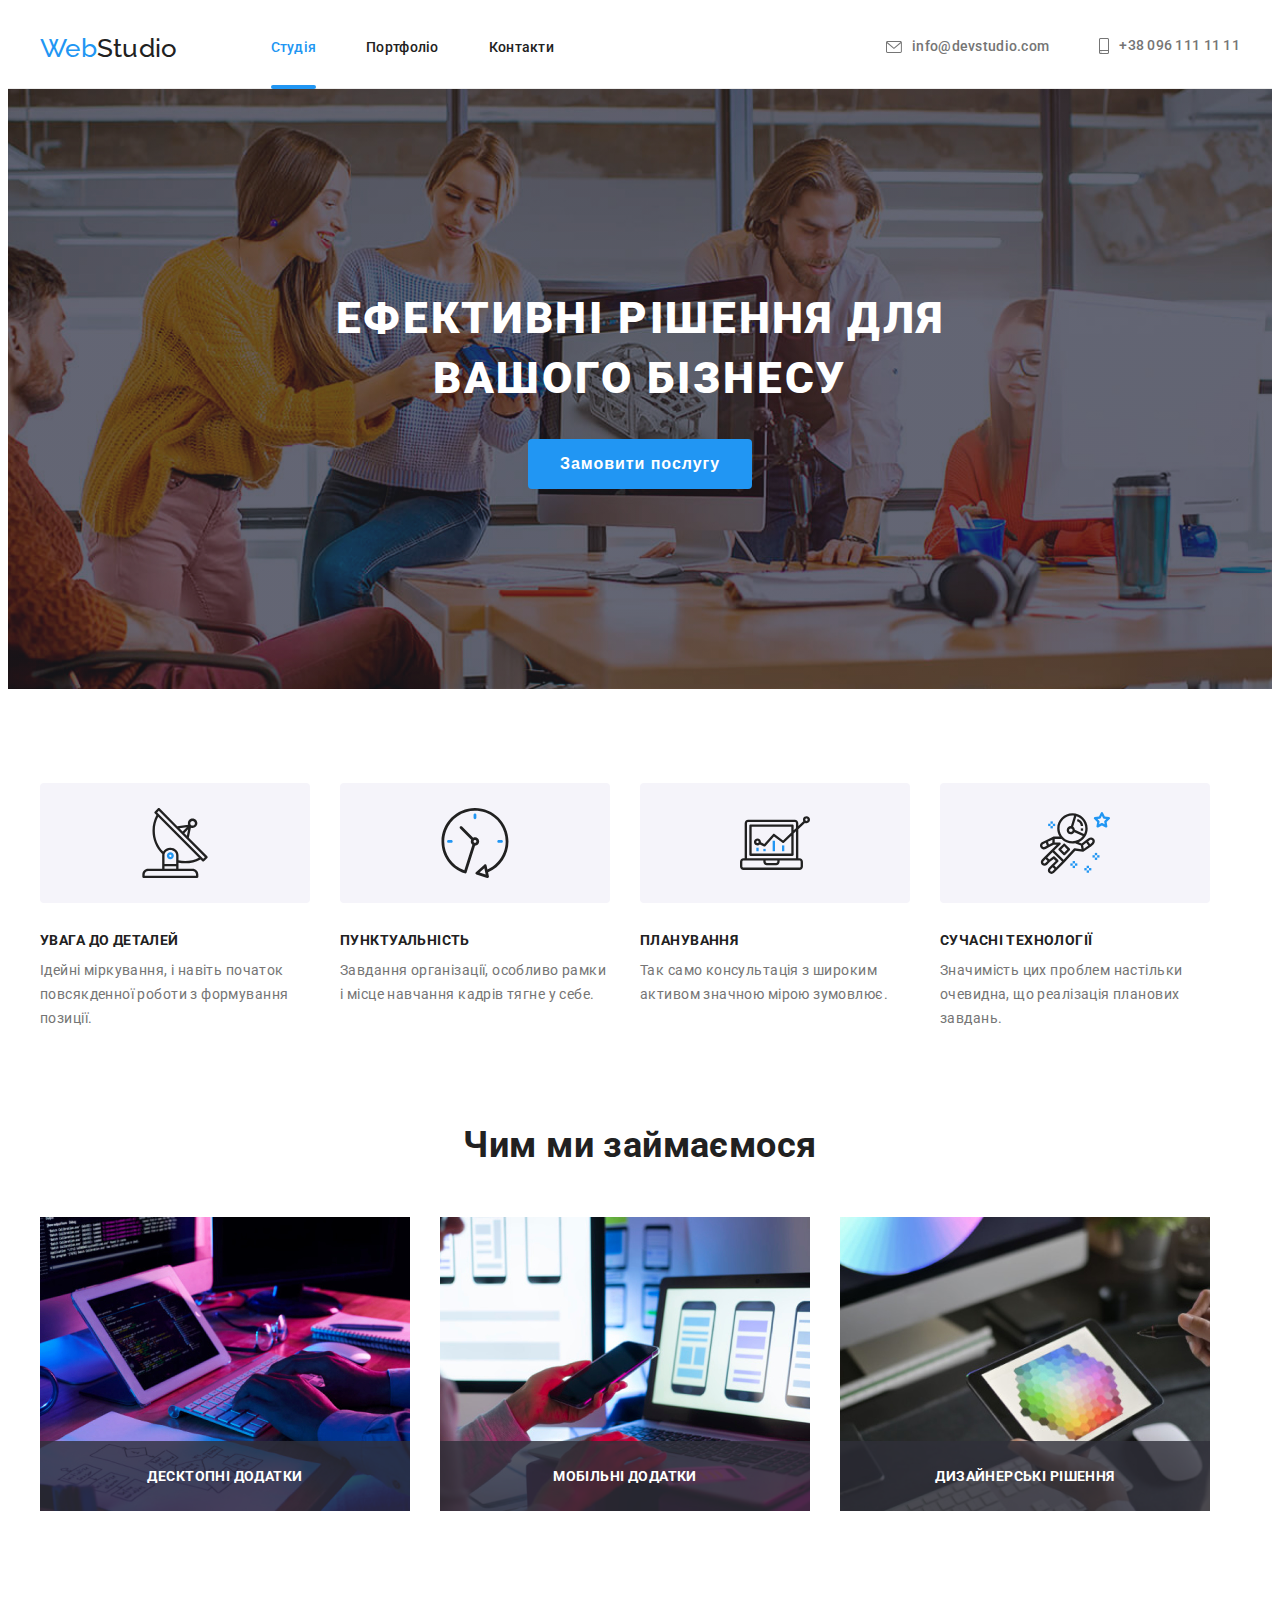
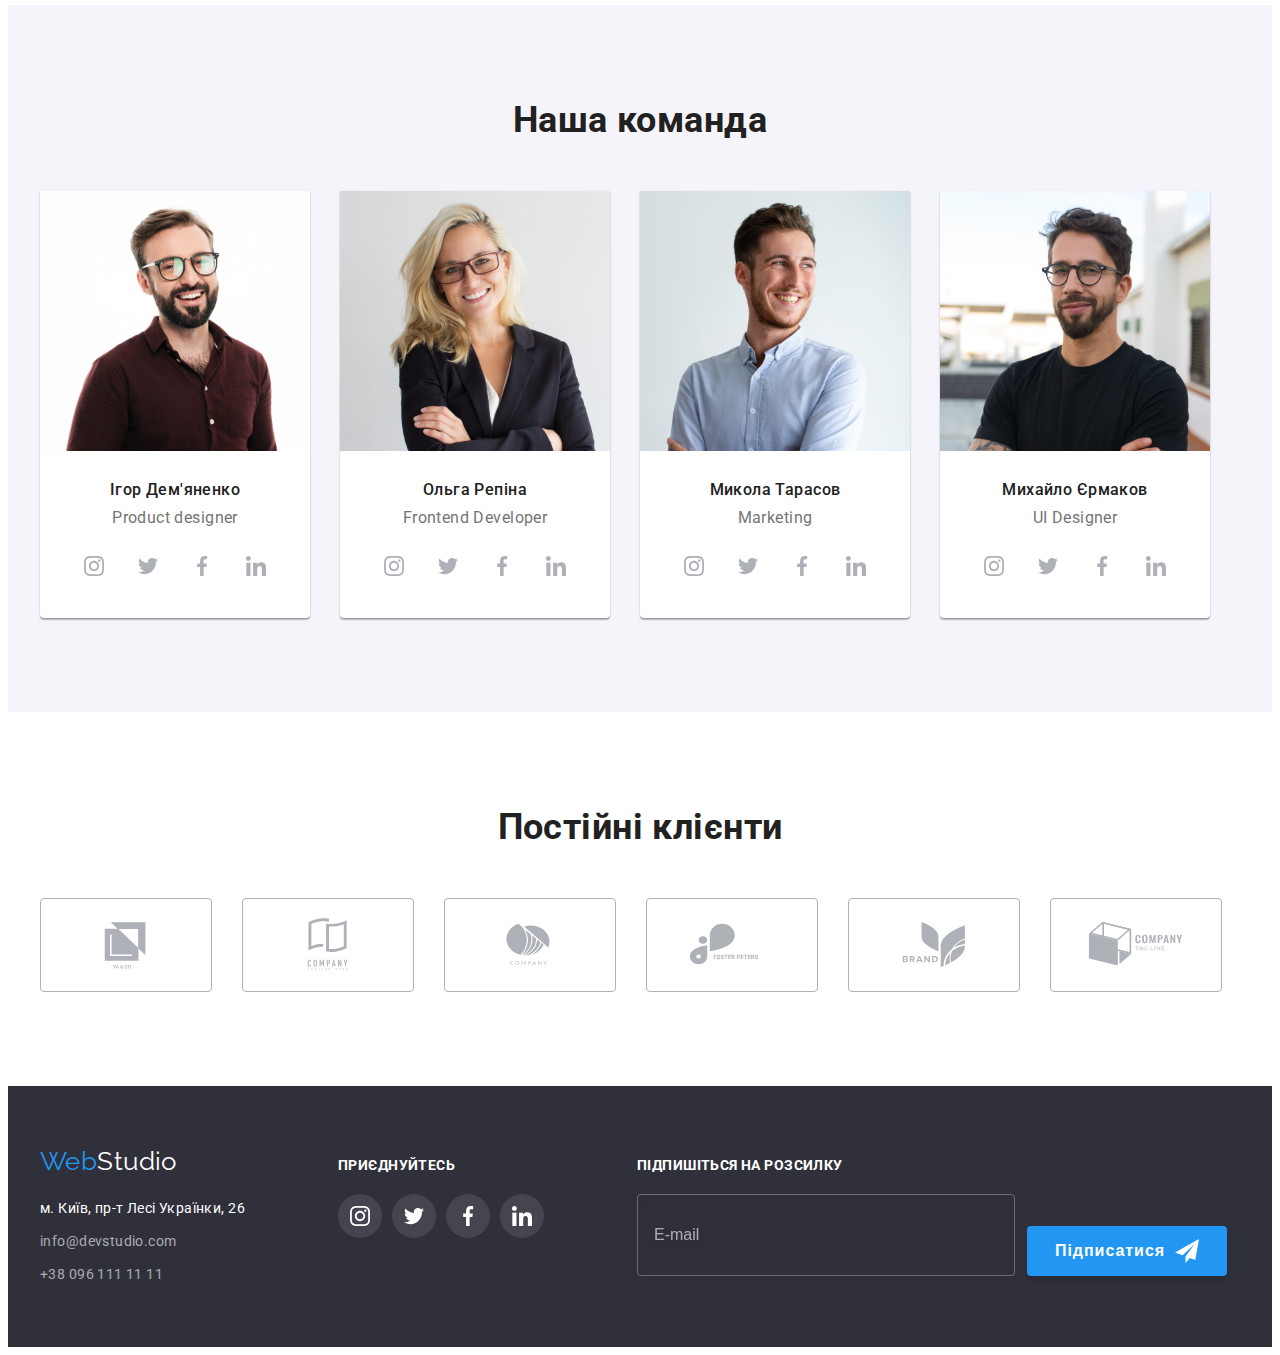
<file: index.html>
<!DOCTYPE html>
<html lang="uk">

<head>
  <meta charset="UTF-8" />
  <meta http-equiv="X-UA-Compatible" content="IE=edge" />
  <meta name="viewport" content="width=device-width, initial-scale=1.0" />
  <title>Студія</title>
  <!-- шрифти -->
  <link rel="preconnect" href="https://fonts.googleapis.com" />
  <link rel="preconnect" href="https://fonts.gstatic.com" crossorigin />
  <link href="https://fonts.googleapis.com/css2?family=Raleway:wght@700&family=Roboto:wght@400;500;700;900&display=swap"
    rel="stylesheet" />
  <!-- Нормалайз -->
  <link rel="stylesheet" href="https://cdnjs.cloudflare.com/ajax/libs/modern-normalize/1.1.0/modern-normalize.min.css"
    integrity="sha512-wpPYUAdjBVSE4KJnH1VR1HeZfpl1ub8YT/NKx4PuQ5NmX2tKuGu6U/JRp5y+Y8XG2tV+wKQpNHVUX03MfMFn9Q=="
    crossorigin="anonymous" referrerpolicy="no-referrer">

  <!-- стилі -->
  <link rel="stylesheet" href="./css/styles.css" />
</head>

<body>
  <!--хедер-->
  <header class="page-header">
    <div class="container">
      <nav class="nav">
        <a class="link logo" href="./index.html"><span class="accent-logo">Web</span>Studio</a>

        <ul class="list nav-list">
          <li class="item"><a class="link nav-link current" href="./index.html">Студія</a></li>
          <li class="item"><a class="link nav-link" href="./portfolio.html">Портфоліо</a></li>
          <li class="item"><a class="link nav-link" href="#contacts">Контакти</a></li>
        </ul>
      </nav>

      <ul class="contacts-header list">
        <li class="item">
          <a class="link" href="mailto:info@devstudio.com">
            <svg class="header-icon" width="16" height="12">
              <use href="./images/icons.svg#icon-envelope"></use>
            </svg>
            info@devstudio.com</a>
        </li>
        <li class="item"><a class="link" href="tel:+380961111111">
            <svg class="header-icon" width="10" height="16">
              <use href="./images/icons.svg#icon-smartphone"></use>
            </svg>
            +38 096 111 11 11</a></li>
      </ul>
    </div>
  </header>

  <!--Унікальний контент сторінки-->
  <main>
    <!--Герой-->
    <section class="section hero">
      <div class="container">
        <h1 class="main-title">Ефективні рішення для вашого бізнесу</h1>
        <button data-modal-open class="btn hero-btn" type="button">Замовити послугу</button>
      </div>
    </section>

    <!--Переваги компанії-->
    <section class="section features">
      <div class="container">
        <!--Початок прихованого заголовку -->
        <h2 class="visually-hidden">Переваги компанії</h2>
        <!-- Кінець прихованого заголовку -->

        <ul class="list features-list">
          <li class="item features-item">
            <div class="features-icon-block">
              <svg class="features-icon" width="70" height="70px">
                <use href="./images/icons.svg#icon-antenna"></use>
              </svg>
            </div>
            <h3 class="features-title">УВАГА ДО ДЕТАЛЕЙ</h3>
            <p class="features-description">
              Ідейні міркування, і навіть початок повсякденної роботи з формування позиції.
            </p>
          </li>

          <li class="item features-item">
            <div class="features-icon-block">
              <svg class="features-icon" width="70" height="70px">
                <use href="./images/icons.svg#icon-clock"></use>
              </svg>
            </div>
            <h3 class="features-title">ПУНКТУАЛЬНІСТЬ</h3>
            <p class="features-description">
              Завдання організації, особливо рамки і місце навчання кадрів тягне у себе.
            </p>
          </li>

          <li class="item features-item">
            <div class="features-icon-block">
              <svg class="features-icon" width="70" height="70px">
                <use href="./images/icons.svg#icon-diagram"></use>
              </svg>
            </div>
            <h3 class="features-title">ПЛАНУВАННЯ</h3>
            <p class="features-description">
              Так само консультація з широким активом значною мірою зумовлює.
            </p>
          </li>

          <li class="item features-item">
            <div class="features-icon-block">
              <svg class="features-icon" width="70" height="70px">
                <use href="./images/icons.svg#icon-astronaut"></use>
              </svg>
            </div>
            <h3 class="features-title">СУЧАСНІ ТЕХНОЛОГІЇ</h3>
            <p class="features-description">
              Значимість цих проблем настільки очевидна, що реалізація планових завдань.
            </p>
          </li>
        </ul>
      </div>
    </section>

    <!--Чим ми займаємося-->
    <section class="section activity">
      <div class="container">
        <h2 class="section-title">Чим ми займаємося</h2>

        <ul class="list activity-list">

          <li class="item activity-item">
            <div class="activity-thumb">
              <img class="img" src="./images/work/programming.jpg" alt="Розробка сайтів" width="370" height="294" />
              <p class="activity-desc">Десктопні додатки</p>
            </div>
          </li>

          <li class="item activity-item">
            <div class="activity-thumb">
              <img class="img" src="./images/work/adaptation.jpg" alt="Адаптація сайтів під гаджети" width="370"
                height="294" />
              <p class="activity-desc">Мобільні додатки</p>
            </div>
          </li>

          <li class="item activity-item">
            <div class="activity-thumb">
              <img class="img" src="./images/work/stylisation.jpg" alt="Стилізація сайтів" width="370" height="294" />
              <p class="activity-desc">Дизайнерські рішення</p>
            </div>
          </li>
        </ul>
      </div>
    </section>

    <!--Команда-->
    <section class="section team">
      <div class="container">
        <h2 class="section-title">Наша команда</h2>

        <ul class="list team-list">
          <li class="item team-item">
            <img class="img" src="./images/team/product-designer.jpg" alt="Ігор Дем'яненко - Product designer"
              width="270" height="260" />
            <div class="team-item-content">
              <h3 class="team-name">Ігор Дем'яненко</h3>
              <p class="team-position">Product designer</p>

              <ul class="list socials-list">
                <li class="item socials-list-item">
                  <a class="link" href="https://www.instagram.com/" target="_blank" rel="noopener noreferrer">
                    <svg class="socials-icon" width="20" height="20">
                      <use href="./images/icons.svg#icon-instagram"></use>
                    </svg>
                  </a>
                </li>
                <li class="item socials-list-item">
                  <a class="link" href="https://www.twitter.com/" target="_blank" rel="noopener noreferrer">
                    <svg class="socials-icon" width="20" height="20">
                      <use href="./images/icons.svg#icon-twitter"></use>
                    </svg>
                  </a>
                </li>
                <li class="item socials-list-item">
                  <a class="link" href="https://www.facebook.com/" target="_blank" rel="noopener noreferrer">
                    <svg class="socials-icon" width="20" height="20">
                      <use href="./images/icons.svg#icon-facebook"></use>
                    </svg>
                  </a>
                </li>
                <li class="item socials-list-item">
                  <a class="link" href="https://www.linkedin.com/" target="_blank" rel="noopener noreferrer">
                    <svg class="socials-icon" width="20" height="20">
                      <use href="./images/icons.svg#icon-linkedin"></use>
                    </svg>
                  </a>
                </li>
              </ul>

            </div>
          </li>
          <li class="item team-item">
            <img class="img" src="./images/team/frontend.jpg" alt="Ольга Репіна" width="270" height="260" />
            <div class="team-item-content">
              <h3 class="team-name">Ольга Репіна</h3>
              <p class="team-position">Frontend Developer</p>

              <ul class="list socials-list">
                <li class="item socials-list-item">
                  <a class="link" href="https://www.instagram.com/" target="_blank" rel="noopener noreferrer">
                    <svg class="socials-icon" width="20" height="20">
                      <use href="./images/icons.svg#icon-instagram"></use>
                    </svg>
                  </a>
                </li>
                <li class="item socials-list-item">
                  <a class="link" href="https://www.twitter.com/" target="_blank" rel="noopener noreferrer">
                    <svg class="socials-icon" width="20" height="20">
                      <use href="./images/icons.svg#icon-twitter"></use>
                    </svg>
                  </a>
                </li>
                <li class="item socials-list-item">
                  <a class="link" href="https://www.facebook.com/" target="_blank" rel="noopener noreferrer">
                    <svg class="socials-icon" width="20" height="20">
                      <use href="./images/icons.svg#icon-facebook"></use>
                    </svg>
                  </a>
                </li>
                <li class="item socials-list-item">
                  <a class="link" href="https://www.linkedin.com/" target="_blank" rel="noopener noreferrer">
                    <svg class="socials-icon" width="20" height="20">
                      <use href="./images/icons.svg#icon-linkedin"></use>
                    </svg>
                  </a>
                </li>
              </ul>

            </div>
          </li>
          <li class="item team-item">
            <img class="img" src="./images/team/marketing.jpg" alt="Микола Тарасов" width="270" height="260" />
            <div class="team-item-content">
              <h3 class="team-name">Микола Тарасов</h3>
              <p class="team-position">Marketing</p>
              <ul class="list socials-list">
                <li class="item socials-list-item">
                  <a class="link" href="https://www.instagram.com/" target="_blank" rel="noopener noreferrer">
                    <svg class="socials-icon" width="20" height="20">
                      <use href="./images/icons.svg#icon-instagram"></use>
                    </svg>
                  </a>
                </li>
                <li class="item socials-list-item">
                  <a class="link" href="https://www.twitter.com/" target="_blank" rel="noopener noreferrer">
                    <svg class="socials-icon" width="20" height="20">
                      <use href="./images/icons.svg#icon-twitter"></use>
                    </svg>
                  </a>
                </li>
                <li class="item socials-list-item">
                  <a class="link" href="https://www.facebook.com/" target="_blank" rel="noopener noreferrer">
                    <svg class="socials-icon" width="20" height="20">
                      <use href="./images/icons.svg#icon-facebook"></use>
                    </svg>
                  </a>
                </li>
                <li class="item socials-list-item">
                  <a class="link" href="https://www.linkedin.com/" target="_blank" rel="noopener noreferrer">
                    <svg class="socials-icon" width="20" height="20">
                      <use href="./images/icons.svg#icon-linkedin"></use>
                    </svg>
                  </a>
                </li>
              </ul>
            </div>
          </li>
          <li class="item team-item">
            <img class="img" src="./images/team/ui-designer.jpg" alt="Михайло Єрмаков" width="270" height="260" />
            <div class="team-item-content">
              <h3 class="team-name">Михайло Єрмаков</h3>
              <p class="team-position">UI Designer</p>
              <ul class="list socials-list">
                <li class="item socials-list-item">
                  <a class="link" href="https://www.instagram.com/" target="_blank" rel="noopener noreferrer">
                    <svg class="socials-icon" width="20" height="20">
                      <use href="./images/icons.svg#icon-instagram"></use>
                    </svg>
                  </a>
                </li>
                <li class="item socials-list-item">
                  <a class="link" href="https://www.twitter.com/" target="_blank" rel="noopener noreferrer">
                    <svg class="socials-icon" width="20" height="20">
                      <use href="./images/icons.svg#icon-twitter"></use>
                    </svg>
                  </a>
                </li>
                <li class="item socials-list-item">
                  <a class="link" href="https://www.facebook.com/" target="_blank" rel="noopener noreferrer">
                    <svg class="socials-icon" width="20" height="20">
                      <use href="./images/icons.svg#icon-facebook"></use>
                    </svg>
                  </a>
                </li>
                <li class="item socials-list-item">
                  <a class="link" href="https://www.linkedin.com/" target="_blank" rel="noopener noreferrer">
                    <svg class="socials-icon" width="20" height="20">
                      <use href="./images/icons.svg#icon-linkedin"></use>
                    </svg>
                  </a>
                </li>
              </ul>
            </div>
          </li>
        </ul>
      </div>
    </section>

    <!-- Клієнти -->
    <section class="section clients">
      <div class="container">

        <h2 class="section-title">Постійні клієнти</h2>
        <ul class="list clients-list">

          <li class="item clients-item">
            <a class="link" href="" target="_blank" rel="noopener noreferrer">
              <svg class="clients-icon" width="106" height="60">
                <use href="./images/icons.svg#icon-client-1"></use>
              </svg>
            </a>
          </li>

          <li class="item clients-item">
            <a class="link" href="" target="_blank" rel="noopener noreferrer">
              <svg class="clients-icon" width="106" height="60">
                <use href="./images/icons.svg#icon-client-2"></use>
              </svg>
            </a>
          </li>

          <li class="item clients-item">
            <a class="link" href="" target="_blank" rel="noopener noreferrer">
              <svg class="clients-icon" width="106" height="60">
                <use href="./images/icons.svg#icon-client-3"></use>
              </svg>
            </a>
          </li>

          <li class="item clients-item">
            <a class="link" href="" target="_blank" rel="noopener noreferrer">
              <svg class="clients-icon" width="106" height="60">
                <use href="./images/icons.svg#icon-client-4"></use>
              </svg>
            </a>
          </li>

          <li class="item clients-item">
            <a class="link" href="" target="_blank" rel="noopener noreferrer">
              <svg class="clients-icon" width="106" height="60">
                <use href="./images/icons.svg#icon-client-5"></use>
              </svg>
            </a>
          </li>

          <li class="item clients-item">
            <a class="link" href="" target="_blank" rel="noopener noreferrer">
              <svg class="clients-icon" width="106" height="60">
                <use href="./images/icons.svg#icon-client-6"></use>
              </svg>
            </a>
          </li>

        </ul>

      </div>
    </section>
  </main>

  <!--Футер-->
  <footer class="page-footer">
    <div class="container">
      <div class="footer-box-address">
        <a class="link logo" href="./index.html"><span class="accent-logo">Web</span><span
            class="footer-logo">Studio</span></a>

        <address id="contacts" class="address-footer">
          <ul class="list">
            <li class="item"><a class="link address-map" target="_blank" rel="norefferer nofollow"
                href="https://goo.gl/maps/ebckDGz18cMJigHJ8">м. Київ, пр-т
                Лесі Українки, 26</a></li>
            <li class="item"><a class="link address-email" href="mailto:info@devstudio.com">info@devstudio.com</a></li>
            <li class="item"><a class="link address-tel" href="tel:+380961111111">+38 096 111 11 11</a></li>
          </ul>
        </address>
      </div>

      <div class="join">
        <h3 class="footer-subtitle">Приєднуйтесь</h3>
        <ul class="list">
          <li class="item">
            <a class="link" href="https://www.instagram.com/" target="_blank" rel="noopener noreferrer">
              <svg class="icon" width="20" height="20">
                <use href="./images/icons.svg#icon-instagram"></use>
              </svg>
            </a>
          </li>
          <li class="item">
            <a class="link" href="https://twitter.com/" target="_blank" rel="noopener noreferrer"><svg class="icon"
                width="20" height="20">
                <use href="./images/icons.svg#icon-twitter"></use>
              </svg>
            </a>
          </li>
          <li class="item">
            <a class="link" href="https://www.facebook.com/" target="_blank" rel="noopener noreferrer"><svg class="icon"
                width="20" height="20">
                <use href="./images/icons.svg#icon-facebook"></use>
              </svg>
            </a>
          </li>
          <li class="item">
            <a class="link" href="https://www.linkedin.com/" target="_blank" rel="noopener noreferrer"><svg class="icon"
                width="20" height="20">
                <use href="./images/icons.svg#icon-linkedin"></use>
              </svg></a>
          </li>
        </ul>
      </div>

      <!-- subscribe -->
      <div class="subscribe">

        <form class="subscribe-form">
          <label class="label-footer">
            <span class="footer-subtitle">Підпишіться на розсилку</span>
            <input class="subscribe-input" type="email" name="email" placeholder="E-mail" required>
          </label>

          <button class="btn button-footer-subscribe" type="submit">
            Підписатися
            <svg class="footer-icon-send" width="24" height="24">
              <use href="./images/icons.svg#icon-send"></use>
            </svg>
          </button>
        </form>
      </div>
    </div>
  </footer>

  <!-- Modal-box -->
  <div class="backdrop is-hidden" data-modal>
    <div class="modal-box">
      <button type="button" class="btn-modal-close" data-modal-close>
        <svg class="modal-icon-close" width="18" height="18">
          <use href="./images/icons.svg#icon-modal-close"></use>
        </svg>
      </button>

      <h2 class="modal-title">Залиште свої дані, ми вам передзвонимо</h2>

      <form class="form">

        <label class="form-field">
          <span class="label-name">Ім'я</span>
          <input class="form-input" type="text" name="name" required>
          <svg class="form-input-icon" width="18" height="18">
            <use href="./images/icons.svg#icon-modal-person"></use>
          </svg>
        </label>

        <label class="form-field">
          <span class="label-name">Телефон</span>
          <input class="form-input" type="tel" name="tel" required>
          <svg class="form-input-icon" width="18" height="18">
            <use href="./images/icons.svg#icon-modal-phone"></use>
          </svg>
        </label>

        <label class="form-field">
          <span class="label-name">Пошта</span>
          <input class="form-input" type="email" name="email" required>
          <svg class="form-input-icon" width="18" height="18">
            <use href="./images/icons.svg#icon-modal-email"></use>
          </svg>
        </label>

        <label class="form-field textarea-field">
          <span class="label-name">Коментар</span>
          <textarea class="form-input form-textarea" name="comment" placeholder="Введіть текст"></textarea>
        </label>


        <div class="checkbox-block">
          <label class="checkbox-label" for="check">
            <input id="check" class="checkbox" type="checkbox" name="policy" value="policy" required>
            <svg class="checkbox-icon" width="16" height="15">
              <use href="./images/icons.svg#icon-check"></use>
            </svg>
            Погоджуюся з розсилкою та приймаю <a class="link form-policy" href="/" target="_blank"
              rel="noreffere noopener"> Умови
              договору</a>
          </label>
        </div>

        <!-- form btn -->
        <button class="btn form-btn" type="submit">Відправити</button>

      </form>

    </div>
  </div>

  <script src="./js/modal.js"></script>

</body>

</html>
</file>
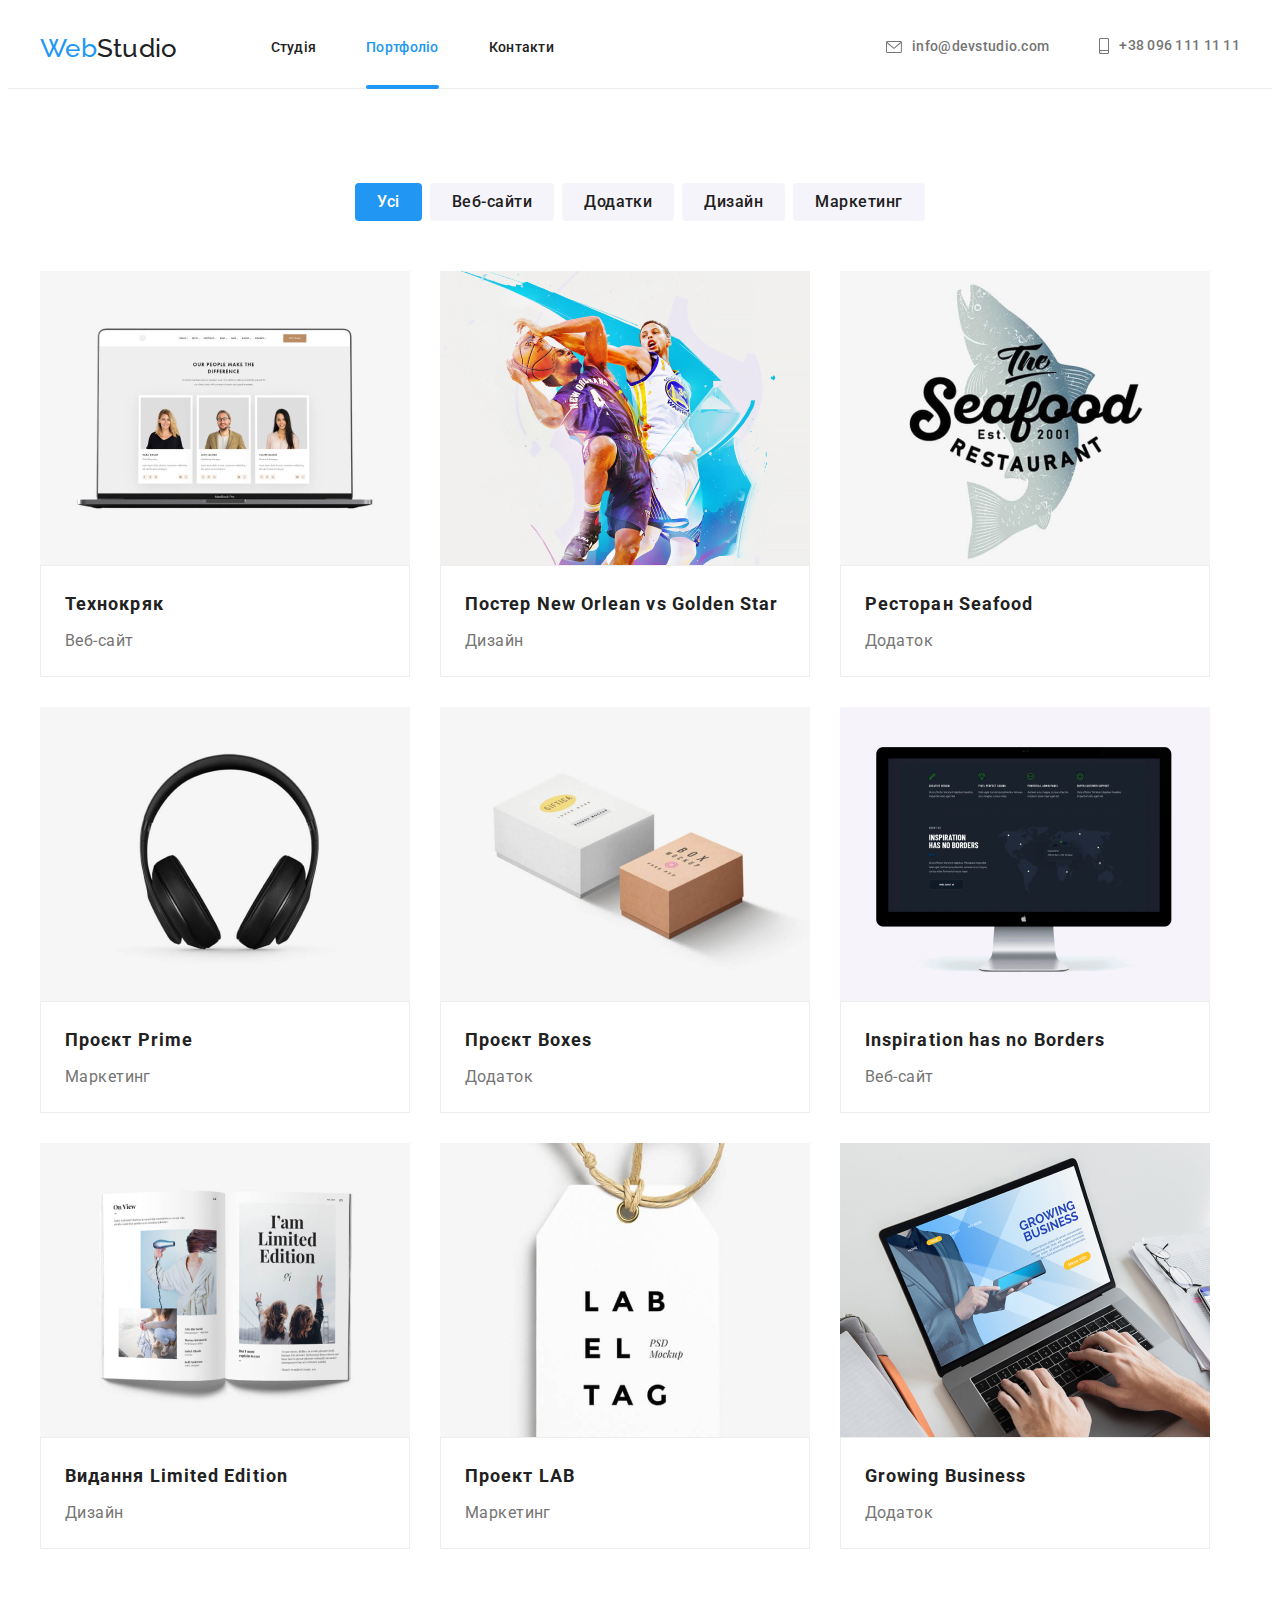
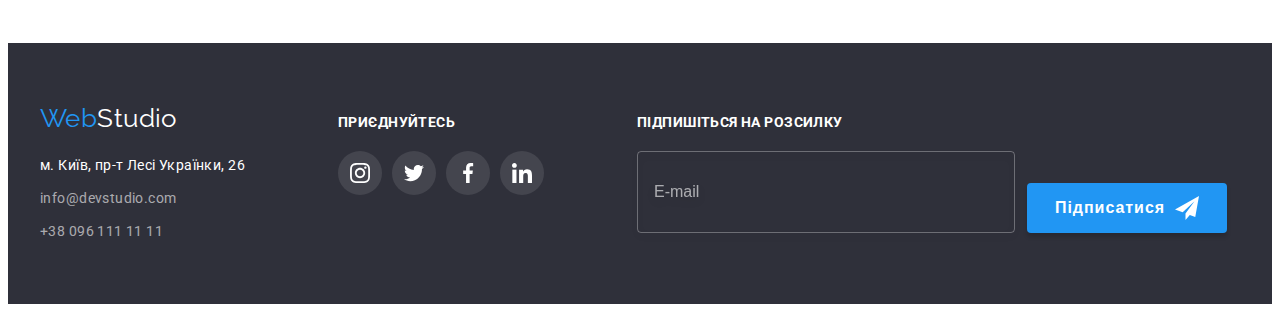
<file: portfolio.html>
<!DOCTYPE html>
<html lang="uk">

<head>
  <meta charset="UTF-8" />
  <meta http-equiv="X-UA-Compatible" content="IE=edge" />
  <meta name="viewport" content="width=device-width, initial-scale=1.0" />
  <title>Портфоліо</title>
  <!-- шрифти -->
  <link rel="preconnect" href="https://fonts.googleapis.com" />
  <link rel="preconnect" href="https://fonts.gstatic.com" crossorigin />
  <link href="https://fonts.googleapis.com/css2?family=Raleway:wght@700&family=Roboto:wght@400;500;700;900&display=swap"
    rel="stylesheet" />
  <!-- Нормалайз -->
  <link rel="stylesheet" href="https://cdnjs.cloudflare.com/ajax/libs/modern-normalize/1.1.0/modern-normalize.min.css"
    integrity="sha512-wpPYUAdjBVSE4KJnH1VR1HeZfpl1ub8YT/NKx4PuQ5NmX2tKuGu6U/JRp5y+Y8XG2tV+wKQpNHVUX03MfMFn9Q=="
    crossorigin="anonymous" referrerpolicy="no-referrer" />
  <!-- стилі -->
  <link rel="stylesheet" href="./css/styles.css" />
</head>

<body>
  <!--хедер-->
  <header class="page-header">
    <div class="container">
      <nav class="nav">
        <a class="link logo" href="./index.html"><span class="accent-logo">Web</span>Studio</a>

        <ul class="list nav-list">
          <li class="item"><a class="link nav-link" href="./index.html">Студія</a></li>
          <li class="item"><a class="link nav-link current" href="./portfolio.html">Портфоліо</a></li>
          <li class="item"><a class="link nav-link" href="#contacts">Контакти</a></li>
        </ul>
      </nav>

      <ul class="contacts-header list">
        <li class="item">
          <a class="link" href="mailto:info@devstudio.com">
            <svg class="header-icon" width="16" height="12">
              <use href="./images/icons.svg#icon-envelope"></use>
            </svg>
            info@devstudio.com</a>
        </li>
        <li class="item"><a class="link" href="tel:+380961111111">
            <svg class="header-icon" width="10" height="16">
              <use href="./images/icons.svg#icon-smartphone"></use>
            </svg>
            +38 096 111 11 11</a></li>
      </ul>
    </div>
  </header>


  <!--Унікальний контент сторінки-->
  <main>

    <section class="section portfolio">
      <!-- прихований головний заголовок -->
      <h1 class="visually-hidden">Портфоліо</h1>

      <div class="container">
        <!--фільтр-->
        <ul class="portfolio-filter list">
          <li class="item"><button type="button" class="btn portfolio-btn active">Усі</button></li>
          <li class="item"><button type="button" class="btn portfolio-btn">Веб-сайти</button></li>
          <li class="item"><button type="button" class="btn portfolio-btn">Додатки</button></li>
          <li class="item"><button type="button" class="btn portfolio-btn">Дизайн</button></li>
          <li class="item"><button type="button" class="btn portfolio-btn">Маркетинг</button></li>
        </ul>

        <!--Проєкти-->
        <ul class="project list">

          <li class="item project-item">
            <a href="" class="link">
              <div class="project-thumb-overlay">
                <img class="img" src="./images/projects/project1.jpg" alt="веб-сайт на ноутбуці" width="370"
                  height="294" />
                <p class="project-overlay-desc">
                  Ресурс пропонує комплексні пропозиції з різним рівнем функціоналу та сервісів. Все це дозволить
                  відвідувачу отримати
                  вичерпні відомості про компанію чи приватну особу.
                </p>
              </div>
              <div class="project-content">
                <h2 class="project-name">Технокряк</h2>
                <p class="project-type">Веб-сайт</p>
              </div>
            </a>
          </li>

          <li class="item project-item">
            <a href="" class="link">
              <div class="project-thumb-overlay">
                <img class="img" src="./images/projects/project2.jpg" alt="постер баскетболістів" width="370"
                  height="294" />
                <p class="project-overlay-desc">
                  Lorem ipsum, dolor sit amet consectetur adipisicing elit. Officia voluptate assumenda quam! Molestias
                  laboriosam ad vel distinctio voluptatum consequatur! Ab!
                </p>
              </div>
              <div class="project-content">
                <h2 class="project-name">Постер New Orlean vs Golden Star</h2>
                <p class="project-type">Дизайн</p>
              </div>
            </a>
          </li>

          <li class="item project-item">
            <a href="" class="link">
              <div class="project-thumb-overlay">
                <img class="img" src="./images/projects/project3.jpg" alt="лого ресторану" width="370" height="294" />
                <p class="project-overlay-desc">Lorem ipsum dolor sit amet consectetur adipisicing elit. Debitis saepe
                  sit quisquam, nam culpa illum!</p>
              </div>
              <div class="project-content">
                <h2 class="project-name">Ресторан Seafood</h2>
                <p class="project-type">Додаток</p>
              </div>
            </a>
          </li>

          <li class="item project-item">
            <a href="" class="link">
              <div class="project-thumb-overlay">
                <img class="img" src="./images/projects/project4.jpg" alt="навушники" width="370" height="294" />
                <p class="project-overlay-desc">Lorem ipsum dolor sit amet consectetur adipisicing elit. Debitis saepe
                  sit quisquam, nam culpa illum!</p>
              </div>
              <div class="project-content">
                <h2 class="project-name">Проєкт Prime</h2>
                <p class="project-type">Маркетинг</p>
              </div>
            </a>
          </li>

          <li class="item project-item">
            <a href="" class="link">
              <div class="project-thumb-overlay">
                <img class="img" src="./images/projects/project5.jpg" alt="коробки" width="370" height="294" />
                <p class="project-overlay-desc">Lorem ipsum dolor sit amet consectetur adipisicing elit. Debitis saepe
                  sit quisquam, nam culpa illum!</p>
              </div>
              <div class="project-content">
                <h2 class="project-name">Проєкт Boxes</h2>
                <p class="project-type">Додаток</p>
              </div>
            </a>
          </li>

          <li class="item project-item">
            <a href="" class="link">
              <div class="project-thumb-overlay">
                <img class="img" src="./images/projects/project6.jpg" alt="веб-сайт на моніторі" width="370"
                  height="294" />
                <p class="project-overlay-desc">Lorem ipsum dolor sit amet consectetur.</p>
              </div>
              <div class="project-content">
                <h2 class="project-name">Inspiration has no Borders</h2>
                <p class="project-type">Веб-сайт</p>
              </div>
            </a>
          </li>

          <li class="item project-item">
            <a href="" class="link">
              <div class="project-thumb-overlay">
                <img class="img" src="./images/projects/project7.jpg" alt="журнал" width="370" height="294" />
                <p class="project-overlay-desc">Lorem ipsum dolor sit amet consectetur, adipisicing elit. Dolor deserunt
                  consequuntur placeat sint perferendis doloribus ab soluta quam sit exercitationem minus ratione
                  cupiditate velit, illo labore animi nemo porro sequi.</p>
              </div>
              <div class="project-content">
                <h2 class="project-name">Видання Limited Edition</h2>
                <p class="project-type">Дизайн</p>
              </div>
            </a>
          </li>

          <li class="item project-item">
            <a href="" class="link">
              <div class="project-thumb-overlay">
                <img class="img" src="./images/projects/project8.jpg" alt="бірка" width="370" height="294" />
                <p class="project-overlay-desc">Lorem ipsum, dolor sit amet consectetur adipisicing elit. Dicta quam
                  magnam provident dolore? Dolore ad illum officiis labore?</p>
              </div>
              <div class="project-content">
                <h2 class="project-name">Проект LAB</h2>
                <p class="project-type">Маркетинг</p>
              </div>
            </a>
          </li>

          <li class="item project-item">
            <a href="" class="link">
              <div class="project-thumb-overlay">
                <img class="img" src="./images/projects/project9.jpg" alt="робота за ноутбуком" width="370"
                  height="294" />

                <p class="project-overlay-desc">Lorem ipsum dolor sit amet consectetur, adipisicing elit. Corporis
                  recusandae expedita ex. Iste explicabo possimus nostrum neque, deserunt similique quas incidunt
                  aliquam aliquid veritatis eos ullam perferendis amet, voluptate vitae.</p>
              </div>

              <div class="project-content">
                <h2 class="project-name">Growing Business</h2>
                <p class="project-type">Додаток</p>
              </div>
            </a>
          </li>
        </ul>
      </div>
    </section>
  </main>

  <!--Футер-->
  <footer class="page-footer">
    <div class="container">
      <div class="footer-box-address">
        <a class="link logo" href="./index.html"><span class="accent-logo">Web</span><span
            class="footer-logo">Studio</span></a>

        <address id="contacts" class="address-footer">
          <ul class="list">
            <li class="item"><a class="link address-map" target="_blank" rel="norefferer nofollow"
                href="https://goo.gl/maps/ebckDGz18cMJigHJ8">м. Київ, пр-т
                Лесі Українки, 26</a></li>
            <li class="item"><a class="link address-email" href="mailto:info@devstudio.com">info@devstudio.com</a></li>
            <li class="item"><a class="link address-tel" href="tel:+380961111111">+38 096 111 11 11</a></li>
          </ul>
        </address>
      </div>

      <div class="join">
        <h3 class="footer-subtitle">Приєднуйтесь</h3>
        <ul class="list">
          <li class="item">
            <a class="link" href="https://www.instagram.com/" target="_blank" rel="noopener noreferrer">
              <svg class="icon" width="20" height="20">
                <use href="./images/icons.svg#icon-instagram"></use>
              </svg>
            </a>
          </li>
          <li class="item">
            <a class="link" href="https://twitter.com/" target="_blank" rel="noopener noreferrer"><svg class="icon"
                width="20" height="20">
                <use href="./images/icons.svg#icon-twitter"></use>
              </svg>
            </a>
          </li>
          <li class="item">
            <a class="link" href="https://www.facebook.com/" target="_blank" rel="noopener noreferrer"><svg class="icon"
                width="20" height="20">
                <use href="./images/icons.svg#icon-facebook"></use>
              </svg>
            </a>
          </li>
          <li class="item">
            <a class="link" href="https://www.linkedin.com/" target="_blank" rel="noopener noreferrer"><svg class="icon"
                width="20" height="20">
                <use href="./images/icons.svg#icon-linkedin"></use>
              </svg></a>
          </li>
        </ul>
      </div>

      <!-- subscribe -->
      <div class="subscribe">

        <form class="subscribe-form">
          <label class="label-footer">
            <span class="footer-subtitle">Підпишіться на розсилку</span>
            <input class="subscribe-input" type="email" name="email" placeholder="E-mail" required>
          </label>

          <button class="btn button-footer-subscribe" type="submit">
            Підписатися
            <svg class="footer-icon-send" width="24" height="24">
              <use href="./images/icons.svg#icon-send"></use>
            </svg>
          </button>
        </form>
      </div>
    </div>
  </footer>

</body>

</html>
</file>
<file: css/styles.css>
:root {
    /* Fonts */
    --main-font: Roboto, sans-serif;
    --secondary-font: Raleway, sans-serif;

    /* Text colors */
    --primary-text-color: #212121;
    --secondary-text-color: #757575;
    --accent-color: #2196F3;
    --primary-white-color: #FFFFFF;
    --white-color-90: #FFFFFF99;
    --icons-color: #AFB1B8;


    /* Background colors */
    --section-background-color: #F5F4FA;
    --page-header-border-color: #ECECEC;
    --dark-background-color: #2F303A;
    --hero-btn-hover-color: #188CE8;


    /* Others */
    --border-radius: 4px;
    --trans-dur: 250ms;
    --trans-t-funct: cubic-bezier(0.4, 0, 0.2, 1);
}

body {
    font-family: var(--main-font);
    font-size: 14px;
    letter-spacing: 0.03em;
    color: var(--primary-text-color);
}

h1,
h2,
h3,
h4,
h5,
h6,
p,
ul {
    padding: 0;
    margin: 0;
}

.visually-hidden {
    position: absolute;
    width: 1px;
    height: 1px;
    margin: -1px;
    border: 0;
    padding: 0;

    white-space: nowrap;
    clip-path: inset(100%);
    clip: rect(0 0 0 0);
    overflow: hidden;
}

.section {
    padding-top: 94px;
    padding-bottom: 94px;

    /* outline: 2px solid yellow; */
}

.container {
    margin-left: auto;
    margin-right: auto;
    width: 1200px;
    padding-left: 15px;
    padding-right: 15px;

    /* outline: 2px solid tomato; */
}

.list {
    list-style-type: none;
}

.link {
    text-decoration: none;
    color: inherit;
    display: block;
}

.img {
    display: block;
}

.section-title {
    font-weight: 700;
    font-size: 36px;
    line-height: 1.17;
    text-align: center;
    margin-bottom: 50px;
}

/**
  |============================
  | Хедер
  |============================
*/

.page-header {
    border-bottom: 1px solid var(--page-header-border-color);
}

.page-header .container {
    display: flex;
}

/* logo */
.logo {
    font-family: var(--secondary-font);
    font-size: 26px;
    line-height: 1.19;
}

.page-header .logo {
    margin-right: 93px;
}

.accent-logo {
    color: var(--accent-color);
}

/* site nav */
.nav {
    display: flex;
    align-items: center;

    font-weight: 500;
    line-height: 1.14;
    letter-spacing: 0.02em;
    text-align: left;
}

.nav-list {
    display: flex;
    letter-spacing: 0.02em;
    gap: 50px;
}

.nav-link {
    padding-top: 32px;
    padding-bottom: 32px;
    transition: color var(--trans-dur) var(--trans-t-funct);
}

.nav-link.current {
    position: relative;
    color: var(--accent-color)
}

.nav-link.current::after {
    content: "";
    position: absolute;
    left: 0;
    bottom: -1px;

    width: 100%;
    height: 4px;
    border-radius: 2px;
    background-color: var(--accent-color);
}

.nav-link:hover,
.nav-link:focus {
    color: var(--accent-color);
}

/* контакти */
.contacts-header {
    display: flex;
    margin-left: auto;
    align-items: center;
    gap: 50px;

    font-weight: 500;
    line-height: 1.14;
    letter-spacing: 0.02em;
}

/* .contacts-header .item:not(:last-child) {
    margin-right: 50px;
} */

.contacts-header .link {
    display: inline-flex;
    align-items: center;
    color: var(--secondary-text-color);
    transition: color var(--trans-dur) var(--trans-t-funct);
}

.header-icon {
    margin-right: 10px;
    fill: currentColor;
}


.contacts-header .link:hover,
.contacts-header .link:focus {
    color: var(--accent-color);
}

.header-icon:hover,
.header-icon:focus {
    fill: currentColor;
}


/**
  |============================
  | Герой
  |============================
*/


.hero {
    padding-top: 200px;
    padding-bottom: 200px;
    background-color: var(--dark-background-color);
    text-align: center;

    background-image:
        linear-gradient(rgba(47, 48, 58, 0.4), rgba(47, 48, 58, 0.4)),
        url(../images/hero/hero-bg.jpg);
    background-repeat: no-repeat;
    background-position: center;
    background-size: cover;
    margin-left: auto;
    margin-right: auto;
    max-width: 1600px;
}

.main-title {
    width: 696px;

    font-weight: 900;
    font-size: 44px;
    line-height: 1.36;
    text-align: center;
    letter-spacing: 0.06em;
    text-transform: uppercase;
    color: var(--primary-white-color);
    margin-bottom: 30px;
    margin-left: auto;
    margin-right: auto;
}

/* кнопка */

.btn {
    cursor: pointer;
    text-align: center;
    border-radius: var(--border-radius);
    border: 0;
    min-height: 32px;
}

.hero-btn {
    justify-content: center;

    cursor: pointer;
    color: var(--primary-white-color);
    background-color: var(--accent-color);

    font-size: 16px;
    font-weight: 700;
    line-height: 1.88;
    letter-spacing: 0.06em;
    padding: 10px 32px;
    min-height: 50px;
    transition: background-color var(--trans-dur) var(--trans-t-funct);
}

.hero-btn:hover,
.hero-btn:focus {
    cursor: pointer;
    background-color: var(--hero-btn-hover-color);
}

/**
  |============================
  | Переваги
  |============================
*/

.features {
    padding-bottom: 0;
}

.features-list {
    display: flex;
    gap: 30px;
}

.features-item {
    width: 270px;

}

.features-icon-block {
    display: inline-flex;
    align-items: center;
    justify-content: center;

    width: 270px;
    border-radius: 4px;
    margin-bottom: 30px;
    background-color: var(--section-background-color);
}

.features-icon {
    margin-top: 25px;
    margin-bottom: 25px;
}

.section-title {
    font-weight: 700;
    font-size: 36px;
    line-height: 1.17;
    text-align: center;
    margin-bottom: 50px;
}

.features-title {
    line-height: 1.14;
    text-transform: uppercase;
    margin-bottom: 10px;
    font-size: 14px;
}

.features-description {
    color: var(--secondary-text-color);
    line-height: 1.71;
}


/**
  |============================
  | Чим ми займаэмося
  |============================
*/

.activity-list {
    display: flex;
    gap: 30px;
}

.activity-thumb {
    position: relative;
}

.activity-desc {
    position: absolute;
    background-color: rgba(47, 48, 58, 0.8);
    width: 100%;
    bottom: 0;
    left: 0;

    font-weight: 700;
    line-height: calc(16 / 14);
    text-align: center;
    text-transform: uppercase;
    color: var(--primary-white-color);
    padding-top: 27px;
    padding-bottom: 27px;

}


/**
  |============================
  | Команда
  |============================
*/

.section.team {
    background-color: var(--section-background-color);
}

.team-list {
    display: flex;
    gap: 30px;
}

.team-item {
    background-color: var(--primary-white-color);

    box-shadow: 0px 1px 3px rgba(0, 0, 0, 0.12), 0px 1px 1px rgba(0, 0, 0, 0.14), 0px 2px 1px rgba(0, 0, 0, 0.2);
    border-radius: 0px 0px 4px 4px;
}

.team-item-content {
    padding-top: 30px;
    padding-bottom: 30px;
}

.team-name {
    font-weight: 500;
    line-height: 1.17;
    text-align: center;
    font-size: 16px;
    margin-bottom: 10px;
}

.team-position {
    color: var(--secondary-text-color);
    line-height: 1.17;
    text-align: center;
    font-size: 16px;
    margin-bottom: 16px;
}

.socials-list {
    display: flex;
    gap: 10px;
    justify-content: center;
}

.socials-list-item .link {
    display: inline-flex;
    width: 44px;
    height: 44px;
    justify-content: center;
    align-items: center;
    border-radius: 50%;
    transition: background-color var(--trans-dur) var(--trans-t-funct);
}

.socials-icon {
    fill: var(--icons-color);
    transition: fill var(--trans-dur) var(--trans-t-funct);
}

.socials-list-item .link:hover,
.socials-list-item .link:focus {
    background-color: var(--accent-color);
}

.socials-list-item .link:hover .socials-icon,
.socials-list-item .link:focus .socials-icon {
    fill: var(--primary-white-color);
}

/**
  |============================
  | Clients
  |============================
*/

.clients-list {
    display: flex;
    gap: 30px;
}

.clients-item .link {
    display: flex;
    align-items: center;
    justify-content: center;

    border: 1px solid var(--icons-color);
    border-radius: var(--border-radius);
    width: 170px;
    height: 92px;
    fill: var(--icons-color);
    transition: border-color var(--trans-dur) var(--trans-t-funct), fill var(--trans-dur) var(--trans-t-funct);
}

.clients-item .link:hover,
.clients-item .link:focus {
    fill: var(--accent-color);
    border-color: var(--accent-color);
}


/**
  |============================
  | Футер
  |============================
*/

.page-footer .container {
    display: flex;
    align-items: baseline;
}

.page-footer {
    background-color: var(--dark-background-color);
    padding-top: 60px;
    padding-bottom: 60px;
}

.page-footer .logo {
    display: flex;
    margin-bottom: 20px;
}

.footer-logo {
    color: var(--primary-white-color);
}

.footer-box-address {

    margin-right: 93px;
}

.address-footer .item:not(:last-child) {
    margin-bottom: 9px;
}

.address-map,
.address-email,
.address-tel {
    font-style: normal;
    line-height: 1.71;
    color: var(--primary-white-color);

}

.address-email,
.address-tel {
    color: var(--white-color-90);
    transition: color var(--trans-dur) var(--trans-t-funct);
}

.address-email:focus,
.address-email:hover,
.address-tel:focus,
.address-tel:hover {
    color: var(--accent-color)
}


.footer-subtitle {
    display: block;
    font-weight: 700;
    font-size: 14px;
    line-height: 1.14;
    letter-spacing: 0.03em;
    text-transform: uppercase;

    color: var(--primary-white-color);
    margin-bottom: 20px;
}

.join .list {
    display: flex;
    gap: 10px;
}

.join {
    margin-right: 93px;
}

.join .link {
    display: flex;
    align-items: center;
    justify-content: center;
    width: 44px;
    height: 44px;
    border-radius: 50%;
    background-color: rgba(255, 255, 255, 0.1);
    transition: background-color var(--trans-dur) var(--trans-t-funct);
}

.join .icon {
    fill: var(--primary-white-color);
}

.join .link:hover,
.join .link:focus {
    background-color: var(--accent-color);
}

/* subscribe */
.subscribe-title {
    display: block;
    font-weight: 700;
    font-size: 14px;
    line-height: 1.14;
    text-transform: uppercase;
    color: var(--primary-white-color);
    margin-bottom: 20px;
}

.subscribe-input {
    display: inline-block;
    width: 358px;
    height: 50px;
    padding-top: 15px;
    padding-bottom: 15px;
    padding-left: 16px;
    background-color: transparent;
    font-size: 16px;
    line-height: 1.25;
    color: var(--primary-white-color);

    border: 1px solid rgba(255, 255, 255, 0.3);
    filter: drop-shadow(0px 4px 4px rgba(0, 0, 0, 0.15));
    border-radius: var(--border-radius);
    margin-right: 12px;

    transition: border var(--trans-dur) var(--trans-t-funct);
}

.subscribe-input::placeholder {
    font-size: 16px;
    line-height: 1.25;
    align-items: center;
    color: rgba(255, 255, 255, 0.6);
}

.subscribe-input:focus-within {
    outline: 0;
    outline-offset: 0;
    border-color: var(--accent-color);
}

.subscribe-form {
    display: flex;
    align-items: flex-end;
}

.label-footer {
    display: block;
}

.button-footer-subscribe {
    display: inline-flex;
    align-items: center;
    justify-content: center;

    font-weight: 700;
    font-size: 16px;
    line-height: 1.88;
    letter-spacing: 0.06em;
    color: var(--primary-white-color);
    padding: 0;
    width: 200px;
    height: 50px;

    background-color: var(--accent-color);
    box-shadow: 0px 4px 4px rgba(0, 0, 0, 0.15);
    border-radius: var(--border-radius);

    transition: background-color var(--trans-dur) var(--trans-t-funct);
}

.footer-icon-send {
    fill: currentColor;
    margin-left: 10px;
}

.button-footer-subscribe:hover,
.button-footer-subscribe:focus {
    background-color: var(--hero-btn-hover-color);
}

/**
  |============================
  | Modal-box
  |============================
*/

.backdrop {
    position: fixed;
    width: 100%;
    height: 100%;
    top: 0;
    left: 0;

    background-color: rgba(0, 0, 0, 0.2);
    opacity: 1;

    transition: opacity var(--trans-dur) var(--trans-t-funct);
}

.backdrop.is-hidden {
    opacity: 0;
    pointer-events: none;
    visibility: visible;
}

.backdrop.is-hidden .modal-box {
    transform: translate(-50%, -50%) scale(1.5);
}

.modal-box {
    position: relative;
    left: 50%;
    top: 50%;

    display: inline-block;
    min-width: 528px;
    min-height: 581px;

    background: var(--primary-white-color);
    box-shadow: 0px 1px 3px rgba(0, 0, 0, 0.12), 0px 1px 1px rgba(0, 0, 0, 0.14), 0px 2px 1px rgba(0, 0, 0, 0.2);
    border-radius: 4px;

    transform: translate(-50%, -50%) scale(1);
    transition: transform var(--trans-dur) var(--trans-t-funct);

    padding: 40px;
}

.btn-modal-close {
    position: absolute;
    top: 8px;
    right: 8px;

    cursor: pointer;

    width: 30px;
    height: 30px;
    border-radius: 50%;
    background-color: var(--primary-white-color);
    border: 1px solid rgba(0, 0, 0, 0.1);

    display: flex;
    align-items: center;
    justify-content: center;
    transition: background-color var(--trans-dur) var(--trans-t-funct);

}

.btn-modal-close:hover,
.btn-modal-close:focus {
    fill: var(--accent-color);
}

.modal-title {

    font-size: 20px;
    line-height: 1.15;
    text-align: center;
    color: var(--primary-text-color);

    margin-bottom: 12px;
}


/* form */

.form-field {
    position: relative;
    display: block;
    margin-bottom: 10px;

}

.form-field:last-of-type {
    margin-bottom: 20px;
}

.label-name {
    display: block;
    font-size: 12px;
    line-height: 1.17;
    letter-spacing: 0.01em;
    color: var(--secondary-text-color);
    margin-bottom: 4px;
}

.form-input {

    width: 100%;
    height: 40px;
    padding: 12px 42px;
    border: 1px solid rgba(33, 33, 33, 0.2);
    border-radius: 4px;
    transition: border var(--trans-dur) var(--trans-t-funct);
}

.form-input-icon {
    position: absolute;
    left: 12px;
    bottom: 11px;
    transition: fill var(--trans-dur) var(--trans-t-funct);
}

/* .form-field:hover .form-input, */
.form-field:focus-within .form-input {
    border-color: var(--accent-color);
}

/* .form-field:hover .form-input-icon, */
.form-field:focus-within .form-input-icon {
    fill: var(--accent-color);
}

.form-input:focus-within {
    outline: 0;
    outline-offset: 0;
}

/* textarea */

.form-textarea {
    display: flex;
    width: 100%;
    height: 120px;
    padding: 12px 16px;

    border: 1px solid rgba(33, 33, 33, 0.2);
    border-radius: 4px;
    resize: none;
}

.form-textarea::placeholder {

    font-size: 12px;
    line-height: 1.17;
    letter-spacing: 0.01em;
    color: rgba(117, 117, 117, 0.5);
}

/* checkbox */

.checkbox-block {
    text-align: center;
    margin-bottom: 30px;
}

.checkbox-label {
    display: inline-flex;
    justify-content: center;
    align-items: center;
    text-align: center;

    margin-left: auto;
    margin-right: auto;

    line-height: 1.71;
    color: #757575;

}

.checkbox {
    position: absolute;
    width: 1px;
    height: 1px;
    margin: -1px;
    border: 0;
    padding: 0;

    white-space: nowrap;
    clip-path: inset(100%);
    clip: rect(0 0 0 0);
    overflow: hidden;
}

.checkbox-icon {
    width: 16px;
    height: 15px;
    border: 2px solid var(--primary-text-color);
    border-radius: var(--border-radius);
    margin-right: 7px;
    transition: background-color var(--trans-dur) var(--trans-t-funct), border var(--trans-dur) var(--trans-t-funct);
}

.checkbox:focus+.checkbox-icon {
    outline: 2px solid black;
    outline-offset: 2px solid black;
}


.checkbox:checked+.checkbox-icon {
    border-color: transparent;
    background-color: var(--accent-color);
}

.form-policy {
    margin-left: 4px;
    text-decoration-line: underline;
    color: var(--accent-color);
}


/* form btn */

.form-btn {
    display: block;
    margin-left: auto;
    margin-right: auto;
    min-height: 50px;
    min-width: 200px;
    padding: 10px 0;

    box-shadow: 0px 4px 4px rgba(0, 0, 0, 0.15);

    font-weight: 700;
    font-size: 16px;
    line-height: 1.88;
    letter-spacing: 0.06em;

    color: var(--primary-white-color);
    background-color: var(--accent-color);
    transition: background-color var(--trans-dur) var(--trans-t-funct);
}

.form-btn:hover,
.form-btn:focus {
    background-color: var(--hero-btn-hover-color);
}

/**
  |============================
  | Portfolio
  |============================
*/

/* Фільтр */

.portfolio-filter {
    display: flex;
    justify-content: center;
    margin-bottom: 50px;
    gap: 8px;
}

.portfolio-btn {
    cursor: pointer;
    color: var(--primary-text-color);
    background-color: var(--section-background-color);
    font-family: var(--main-font);
    font-weight: 500;
    line-height: 1.62;
    text-align: center;
    letter-spacing: 0.03em;
    font-size: 16px;

    padding: 6px 22px;
    transition: background-color var(--trans-dur) var(--trans-t-funct), color var(--trans-dur) var(--trans-t-funct), box-shadow var(--trans-dur) var(--trans-t-funct);
}

.btn.portfolio-btn.active {
    background-color: var(--accent-color);
    color: var(--primary-white-color);
}

.portfolio-btn:hover,
.portfolio-btn:focus {
    cursor: pointer;
    color: var(--primary-white-color);
    background-color: var(--accent-color);

    box-shadow: 0px 3px 1px rgba(0, 0, 0, 0.1), 0px 1px 2px rgba(0, 0, 0, 0.08), 0px 2px 2px rgba(0, 0, 0, 0.12);
}





/**
  |============================
  | Портфоліо
  |============================
*/

.project {
    display: flex;
    flex-wrap: wrap;
    gap: 30px;
}

.project-item .link {
    transition: box-shadow var(--trans-dur) var(--trans-t-funct);
}

.project-item .link:hover,
.project-item .link:focus {
    box-shadow: 0px 1px 1px rgba(0, 0, 0, 0.12), 0px 4px 4px rgba(0, 0, 0, 0.06), 1px 4px 6px rgba(0, 0, 0, 0.16);
}

.project-thumb-overlay {
    position: relative;
    overflow: hidden;
}

.project-overlay-desc {
    position: absolute;
    transform: translateY(100%);
    transition: transform var(--trans-dur) var(--trans-t-funct);

    padding: 63px 24px;
    top: 0;
    left: 0;
    width: 100%;
    height: 100%;

    font-size: 18px;
    line-height: 1.56;
    background-color: rgba(33, 150, 243, 0.9);
    color: var(--primary-white-color);
}

.project-item:hover .project-overlay-desc {
    transform: translateY(0);
}

.project-content {
    border: 1px solid #EEEEEE;
    background: var(--primary-white-color);
    padding: 20px 24px;
}

.project-name {
    font-size: 18px;
    line-height: 2;
    letter-spacing: 0.06em;
    color: var(--primary-text-color);
    margin-bottom: 4px;
}

.project-type {
    line-height: 1.88;
    font-size: 16px;
    color: var(--secondary-text-color);
}
</file>
